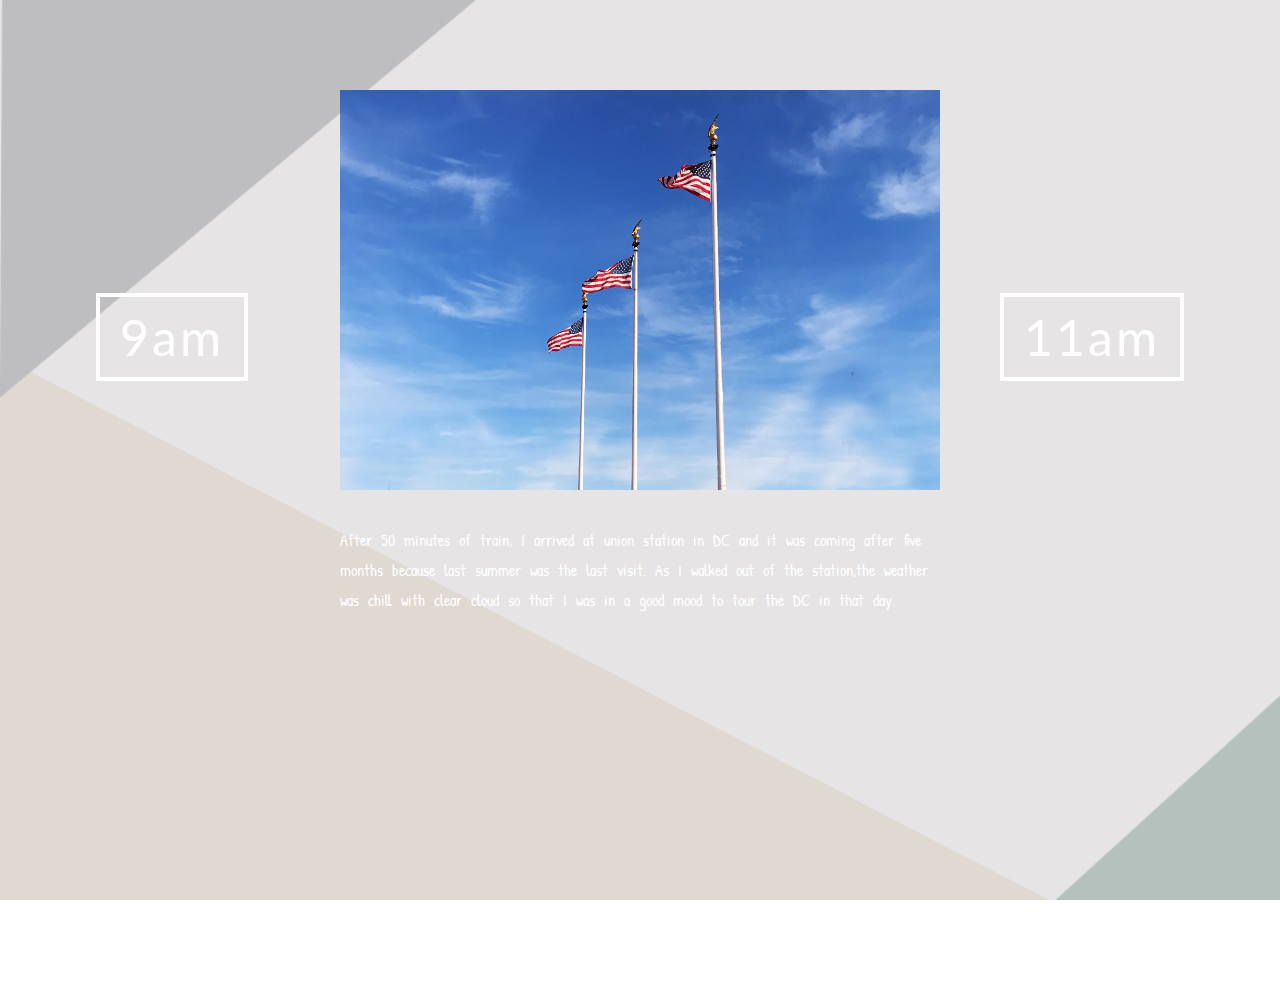
<file: 10am.html>
<!doctype html>

<html>
  <head>
    <link rel="stylesheet" href="style.css">
  <link href="https://fonts.googleapis.com/css?family=Lato|Patrick+Hand" rel="stylesheet">
  </head>

  <body>
    <div class="photocontent">
      <h1 class="currenttime">10:00am</h1>
      <img src="Img2.JPG">
      <span class="caption">
      After 50 minutes of train, I arrived at union station in DC and it was coming after five months
      because last summer was the last visit. As I walked out of the station,the weather was chill
      with clear cloud so that I was in a good mood to tour the DC in that day.

    </div>
    <a href="9am.html" class="arrowsign left">9am</a>

    <a href="11am.html" class="arrowsign">11am</a>

  </body>

</html>
</file>
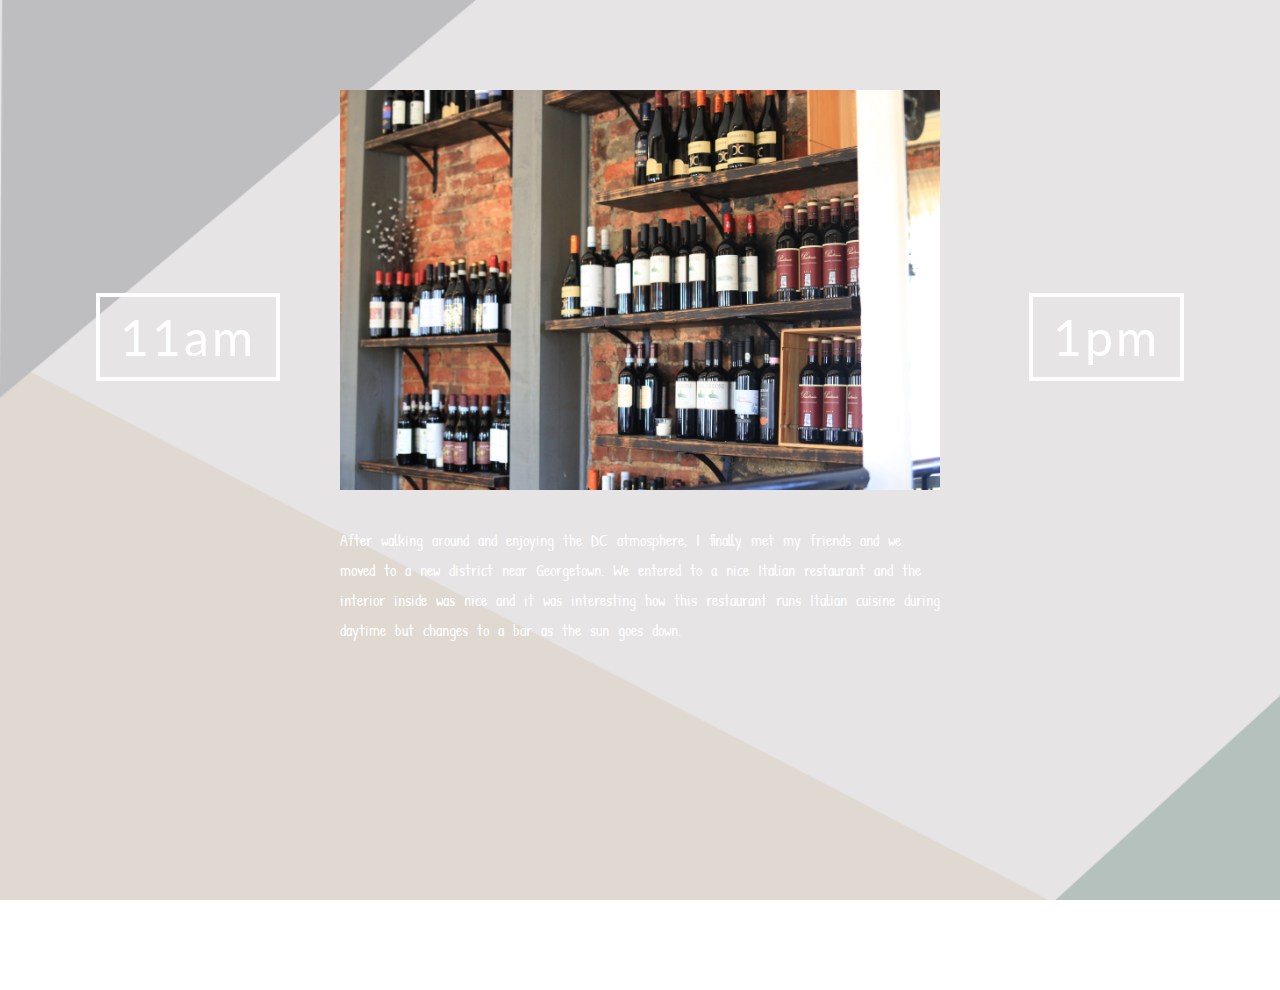
<file: 12pm.html>
<!doctype html>

<html>
  <head>
    <link rel="stylesheet" href="style.css">
  <link href="https://fonts.googleapis.com/css?family=Lato|Patrick+Hand" rel="stylesheet">
  </head>


  <body>
    <div class="photocontent">
      <h1 class="currenttime">12:00pm</h1>
      <img src="Img6.JPG">
      <span class="caption">
        After walking around and enjoying the DC atmosphere, I finally met my friends
        and we moved to a new district near Georgetown. We entered to a nice Italian restaurant
        and the interior inside was nice and it was interesting how this restaurant runs
        Italian cuisine during daytime but changes to a bar as the sun goes down.

    </div>
    <a href="11am.html" class="arrowsign left">11am</a>

    <a href="1pm.html" class="arrowsign">1pm</a>

  </body>

</html>
</file>
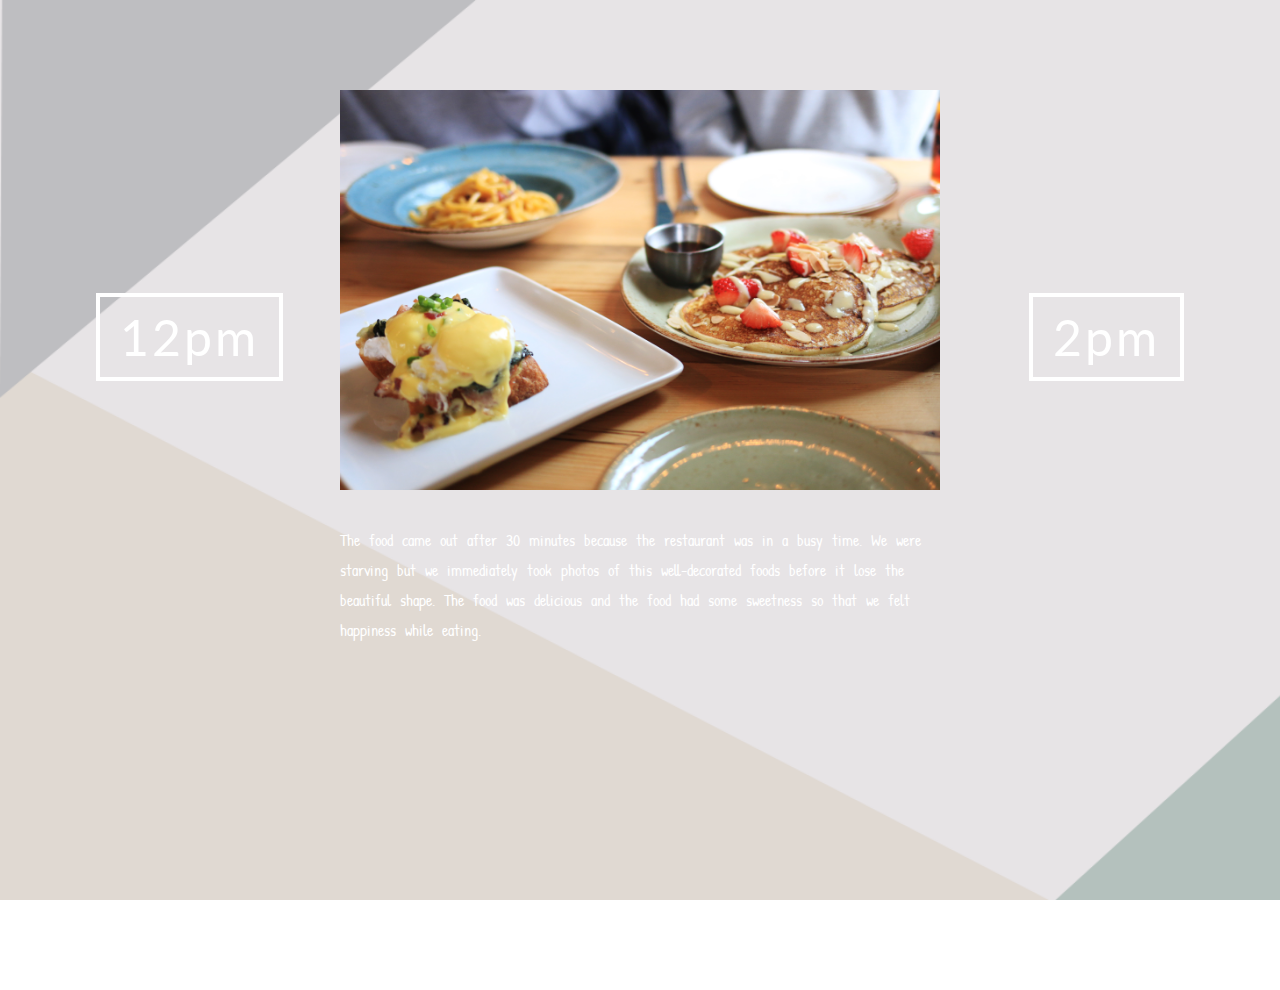
<file: 1pm.html>
<!doctype html>

<html>
  <head>
    <link rel="stylesheet" href="style.css">
    <link href="https://fonts.googleapis.com/css?family=Lato|Patrick+Hand" rel="stylesheet">
    </head>
  </head>

  <body>
    <div class="photocontent">
      <h1 class="currenttime">1:00pm</h1>
      <img src="Img7.JPG">
      <span class="caption">
      The food came out after 30 minutes because the restaurant was in a busy time. We were starving
      but we immediately took photos of this well-decorated foods before it lose the beautiful shape.
      The food was delicious and the food had some sweetness so that we felt happiness while eating.



    </div>
    <a href="12pm.html" class="arrowsign left">12pm</a>

    <a href="2pm.html" class="arrowsign">2pm</a>

  </body>

</html>
</file>
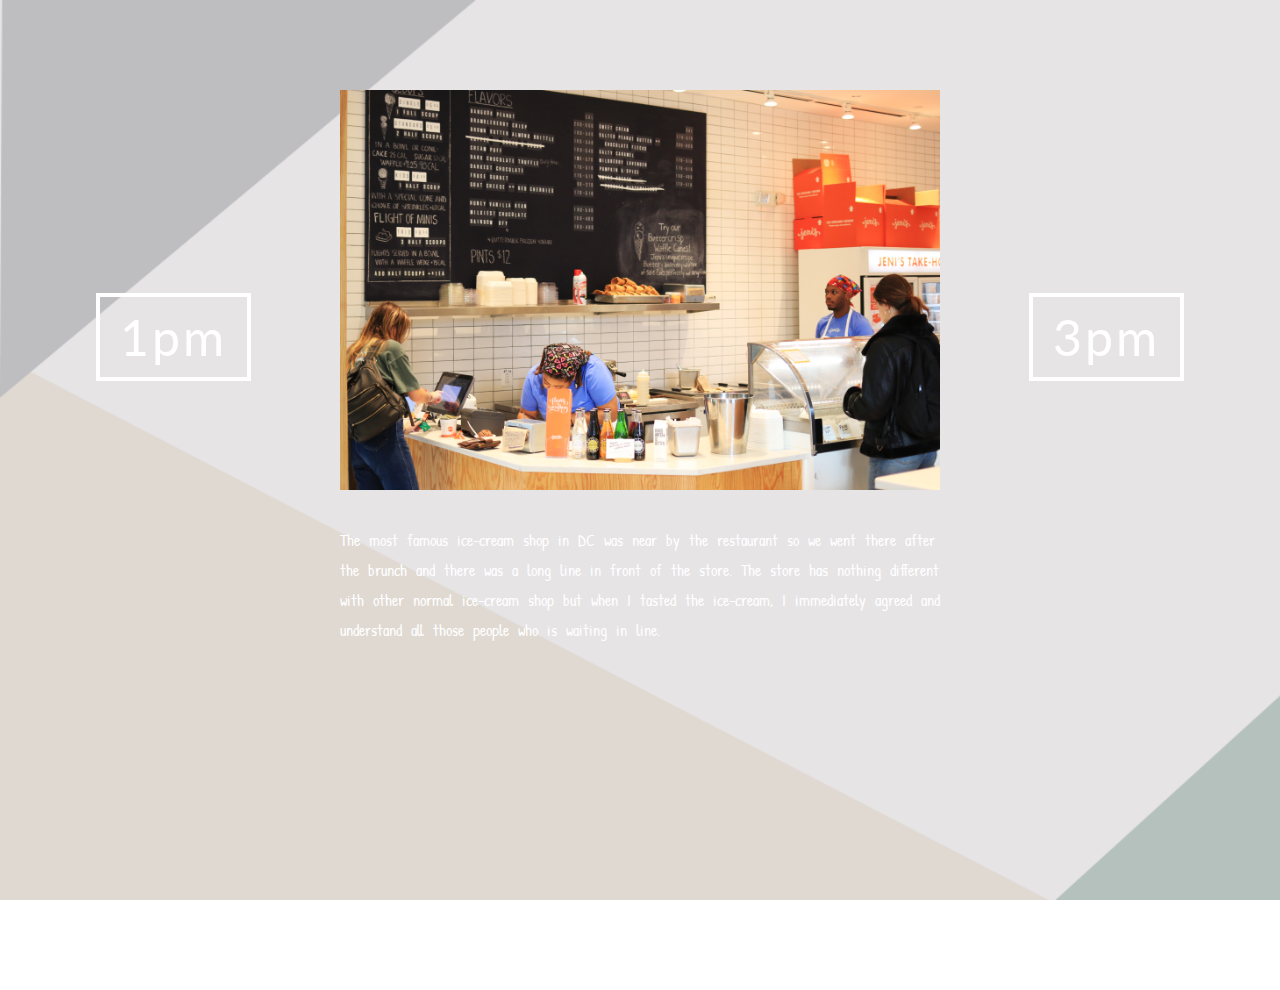
<file: 2pm.html>
<!doctype html>

<html>
  <head>
    <link rel="stylesheet" href="style.css">
  <link href="https://fonts.googleapis.com/css?family=Lato|Patrick+Hand" rel="stylesheet">
  </head>

  <body>
    <div class="photocontent">
      <h1 class="currenttime">2:00pm</h1>
      <img src="Img9.JPG">
      <span class="caption">
        The most famous ice-cream shop in DC was near by the restaurant so we went
        there after the brunch and there was a long line in front of the store.
        The store has nothing different with other normal ice-cream shop but when I tasted the ice-cream,
        I immediately agreed and understand all those people who is waiting in line.


    </div>
    <a href="1pm.html" class="arrowsign left">1pm</a>

    <a href="3pm.html" class="arrowsign">3pm</a>

  </body>

</html>
</file>
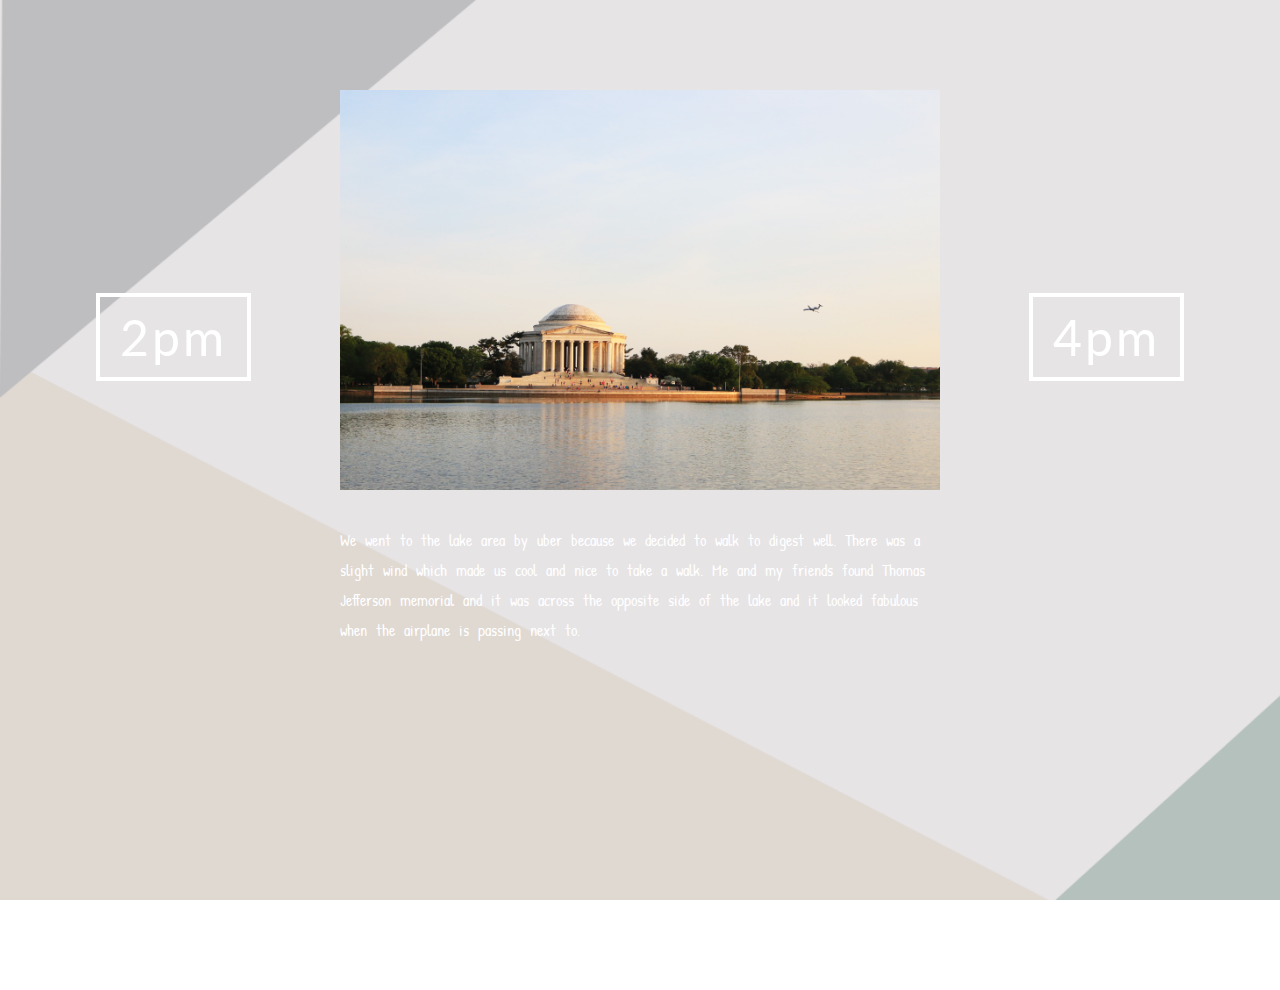
<file: 3pm.html>
<!doctype html>

<html>
  <head>
    <link rel="stylesheet" href="style.css">
<link href="https://fonts.googleapis.com/css?family=Lato|Patrick+Hand" rel="stylesheet">
  </head>

  <body>
    <div class="photocontent">
      <h1 class="currenttime">3:00pm</h1>
      <img src="Img11.JPG">
      <span class="caption">
      We went to the lake area by uber because we decided to walk to digest well.
      There was a slight wind which made us cool and nice to take a walk.
      Me and my friends found Thomas Jefferson memorial and it was across the opposite side
      of the lake and it looked fabulous when the airplane is passing next to.


    </div>
    <a href="2pm.html" class="arrowsign left">2pm</a>

    <a href="4pm.html" class="arrowsign">4pm</a>

  </body>

</html>
</file>
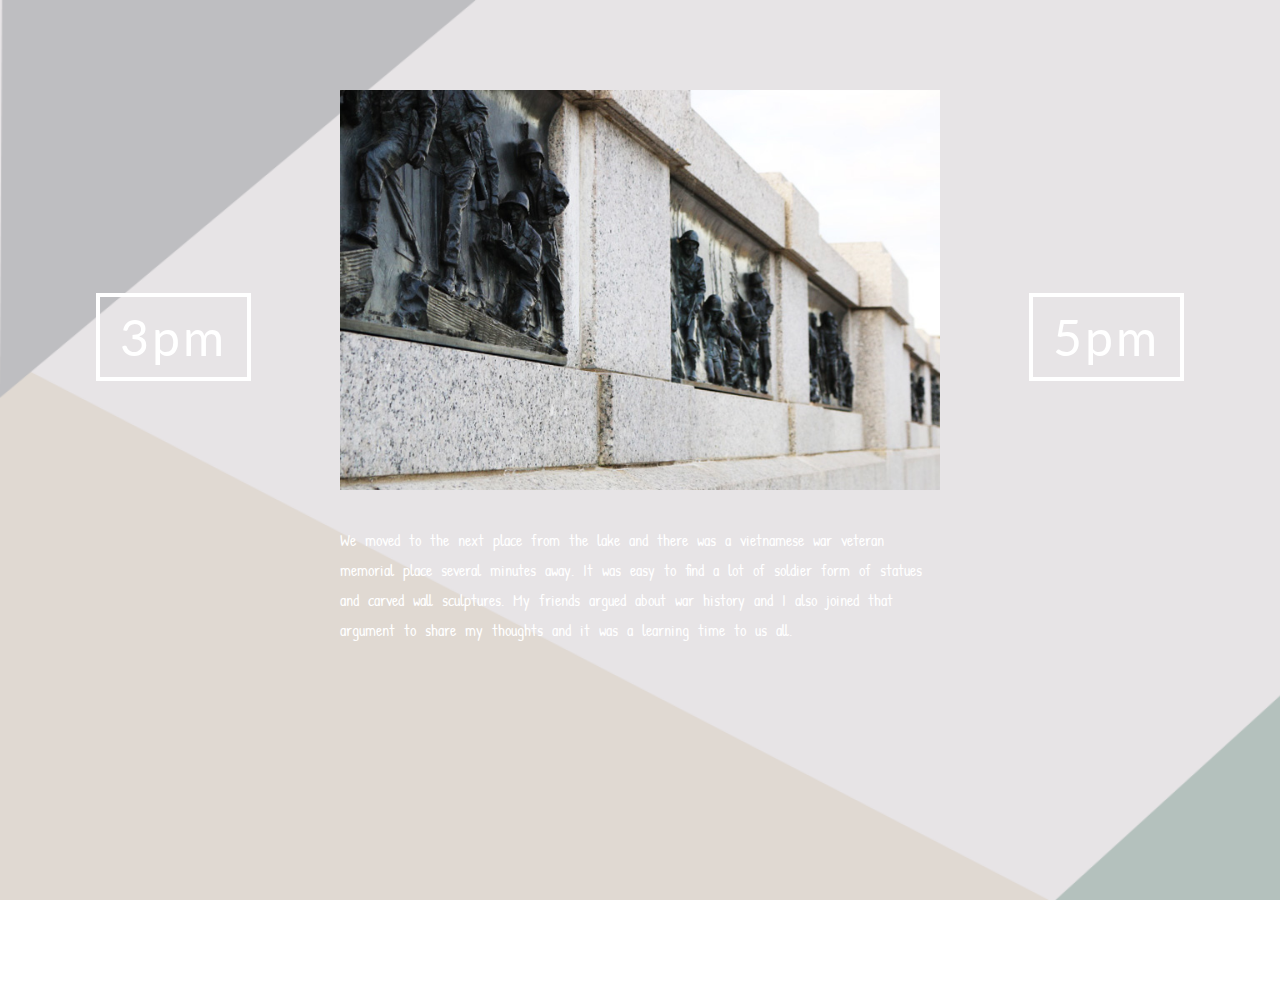
<file: 4pm.html>
<!doctype html>

<html>
  <head>
    <link rel="stylesheet" href="style.css">
<link href="https://fonts.googleapis.com/css?family=Lato|Patrick+Hand" rel="stylesheet">
  </head>

  <body>
    <div class="photocontent">
      <h1 class="currenttime">4:00pm</h1>
      <img src="Img12.JPG">
      <span class="caption">
      We moved to the next place from the lake and there was a vietnamese war veteran
      memorial place several minutes away. It was easy to find a lot of soldier form of
      statues and carved wall sculptures. My friends argued about war history and I also
      joined that argument to share my thoughts and it was a learning time to us all.


    </div>
    <a href="3pm.html" class="arrowsign left">3pm</a>

    <a href="5pm.html" class="arrowsign">5pm</a>

  </body>

</html>
</file>
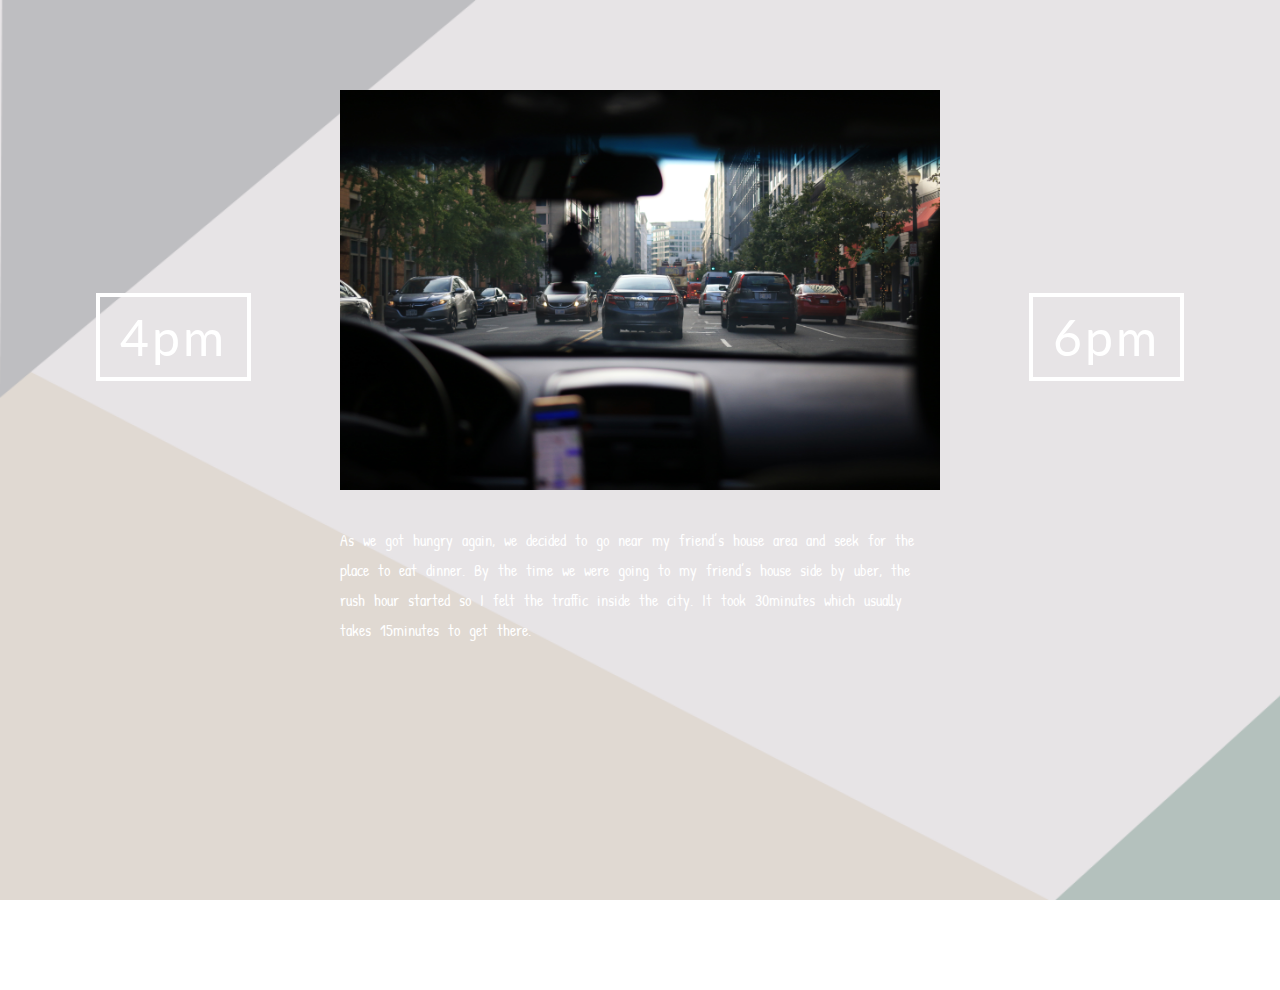
<file: 5pm.html>
<!doctype html>

<html>
  <head>
    <link rel="stylesheet" href="style.css">
<link href="https://fonts.googleapis.com/css?family=Lato|Patrick+Hand" rel="stylesheet">
  </head>

  <body>
    <div class="photocontent">
      <h1 class="currenttime">5:00pm</h1>
      <img src="Img13.JPG">
      <span class="caption">
      As we got hungry again, we decided to go near my friend’s house area and
      seek for the place to eat dinner. By the time we were going to my friend’s
      house side by uber, the rush hour started so I felt the traffic inside the city.
      It took 30minutes which usually takes 15minutes to get there.


    </div>
    <a href="4pm.html" class="arrowsign left">4pm</a>

    <a href="6pm.html" class="arrowsign">6pm</a>

  </body>

</html>
</file>
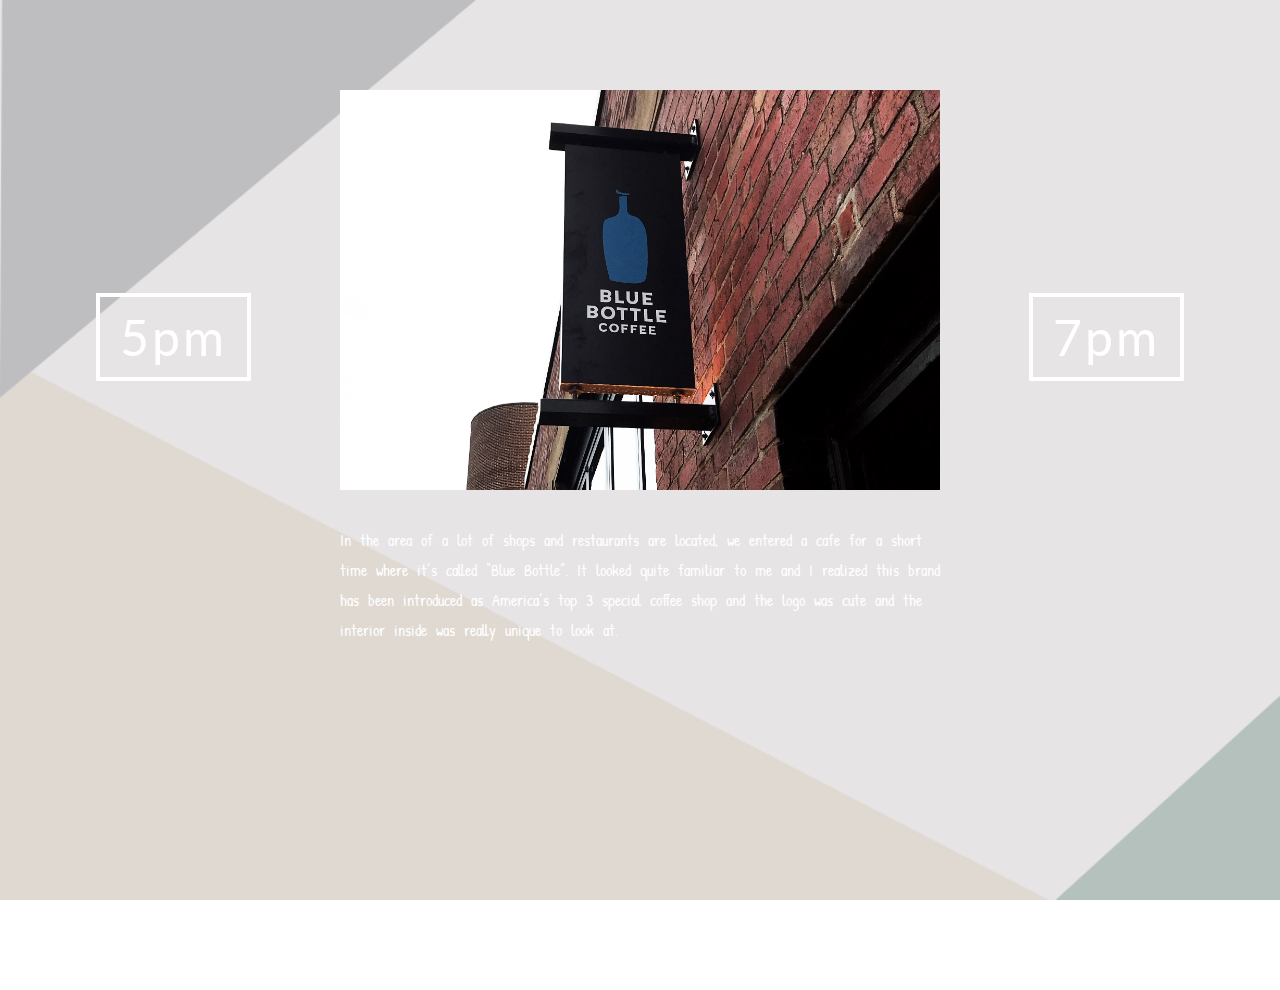
<file: 6pm.html>
<!doctype html>

<html>
  <head>
    <link rel="stylesheet" href="style.css">
<link href="https://fonts.googleapis.com/css?family=Lato|Patrick+Hand" rel="stylesheet">
  </head>

  <body>
    <div class="photocontent">
      <h1 class="currenttime">6:00pm</h1>
      <img src="Img14.JPG">
      <span class="caption">
        In the area of a lot of shops and restaurants are located, we entered a cafe
        for a short time where it’s called “Blue Bottle”. It looked quite familiar to me
        and I realized this brand has been introduced as America’s top 3 special coffee shop
        and the logo was cute and the interior inside was really unique to look at.



    </div>
    <a href="5pm.html" class="arrowsign left">5pm</a>

    <a href="7pm.html" class="arrowsign">7pm</a>

  </body>

</html>
</file>
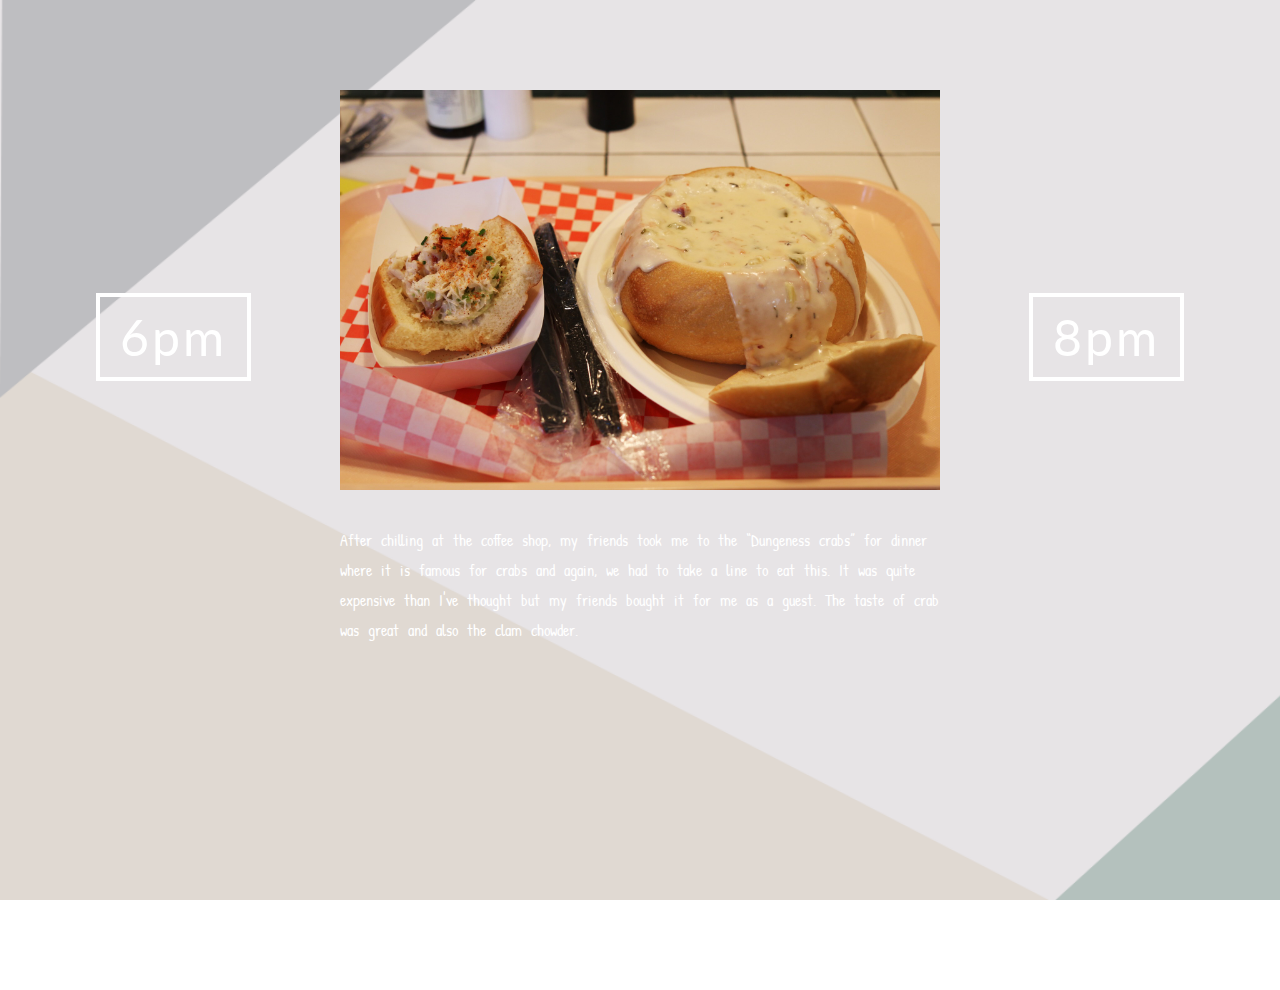
<file: 7pm.html>
<!doctype html>

<html>
  <head>
    <link rel="stylesheet" href="style.css">
<link href="https://fonts.googleapis.com/css?family=Lato|Patrick+Hand" rel="stylesheet">
  </head>

  <body>
    <div class="photocontent">
      <h1 class="currenttime">7:00pm</h1>
      <img src="Img15.JPG">
      <span class="caption">
        After chilling at the coffee shop, my friends took me to the “Dungeness crabs”
        for dinner where it is famous for crabs and again, we had to take a line to eat this.
        It was quite expensive than I've thought but my friends bought it for me as a guest.
        The taste of crab was great and also the clam chowder.



    </div>
    <a href="6pm.html" class="arrowsign left">6pm</a>

    <a href="8pm.html" class="arrowsign">8pm</a>

  </body>

</html>
</file>
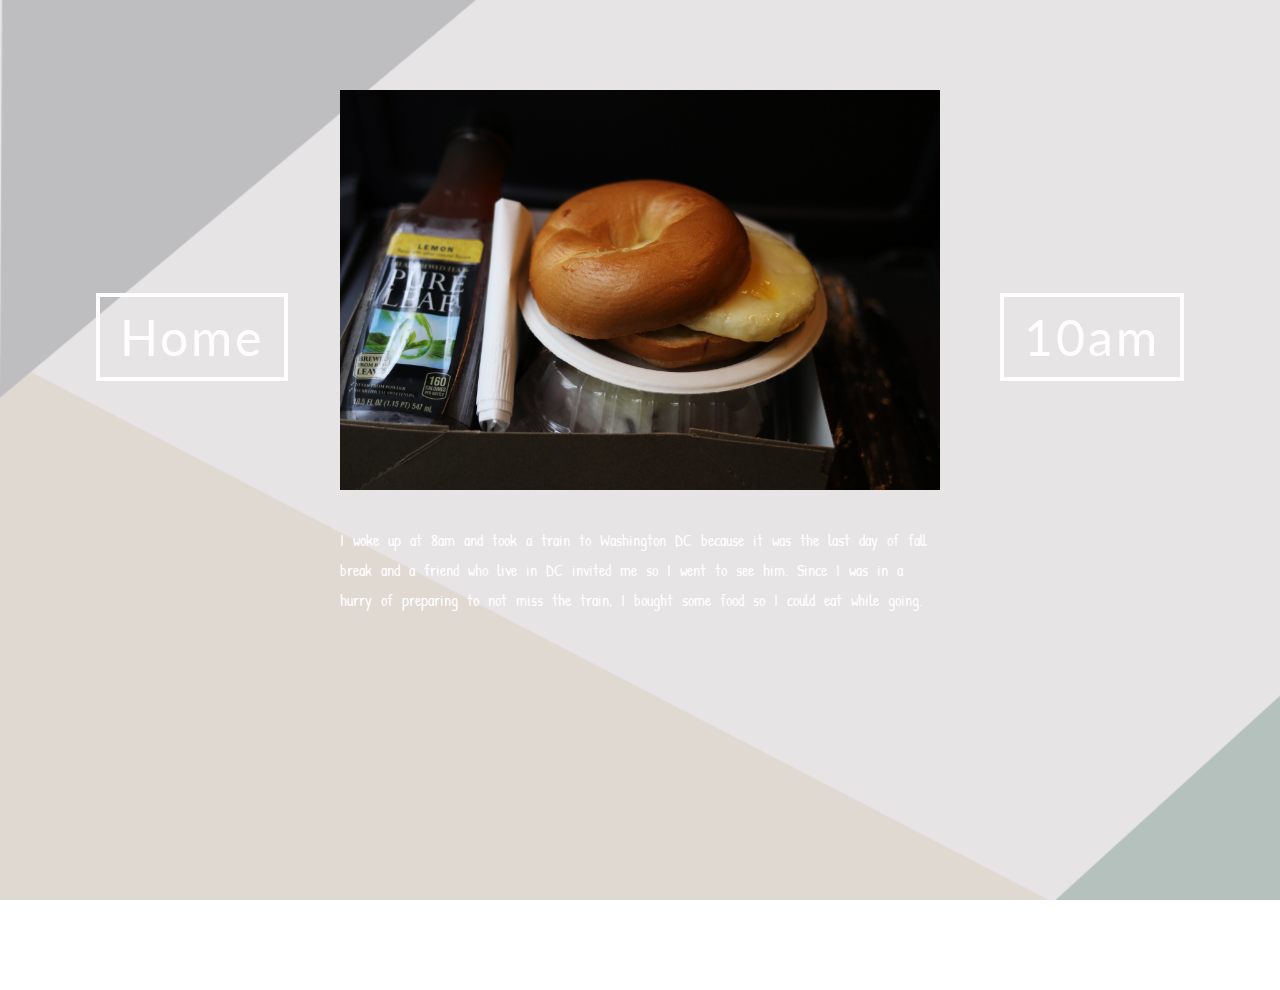
<file: 9am.html>
<!doctype html>

<html>
  <head>
    <link rel="stylesheet" href="style.css">
    <link href="https://fonts.googleapis.com/css?family=Lato|Patrick+Hand" rel="stylesheet">
  </head>

  <body>


  <body>
    <div class="photocontent">
      <h1 class="currenttime">09:00am</h1>
      <img src="Img1.JPG">
      <span class="caption">
        I woke up at 8am and took a train to Washington DC because it was the last day of fall break and
        a friend who live in DC invited me so I went to see him. Since I was in a hurry of preparing
        to not miss the train, I bought some food so I could eat while going.
</span>


    </div>
    <a href="index.html" class="arrowsign left">Home</a>

    <a href="10am.html" class="arrowsign">10am</a>

  </body>

</html>
</file>
<file: style.css>
@keyframes slide {
  from{
    opacity: 0;
    transform: translateX(10%);

  }
  to{
    opacity: 1;
    transform: translateX(0%);
  }

}


html,body {
  width:100%;
  height: 100%;
  margin:0;
}

body {
  background-image: url(background.png);
  background-size: cover;
  background-repeat: no-repeat;
  font-family: 'Patrick Hand', cursive;
  word-spacing: 5px;
  color: white;
}
.caption {
  margin-top: 30px;
  line-height: 30px;
  width: 600px;
  display: block;
}
img {
  width: 100%;
  height: auto;
}

.currenttime{
  position: fixed;
  font-size: 40px;
  top: 27px;
  left: -110px;
  word-spacing: 5px;
  transform: rotate(-90deg);
  font-family: 'Lato', sans-serif;

}

.photocontent {
  max-width: 600px;
  margin: 10vh auto;
  animation-name: slide;
  animation-duration: 1000ms;
  animation-delay: 300ms;
  animation-fill-mode: both;
}
.arrowsign {
  position: fixed;
  right: 7.5%;
  top: 32.5%;
  color: white;
  border: 4px solid white;
  font-family: 'Lato', sans-serif;
  font-size: 50px;
  letter-spacing: 3px;
  padding: 10px 20px;
  text-decoration: none;
  transition: 300ms;
  transform: scale(1);
}
.arrowsign.left {
  left: 7.5%;
  right: auto;
}
.arrowsign:hover {
  opacity: 2;
  color: #967d6b;
  border: 4px solid #967d6b;
  transform: scale(1.1);
}

/* Start of main page styling  */

.mainpage {
  background-image: url(background3.png);
  text-align: center;
}
.mainpage h1 {
  font-family: 'Playfair Display', serif;
  font-size: 60px;
  line-height: 50px;
  margin: 2vh;
}
.header {
  text-align: center;
  color: black;
  border: 2px solid black;
  max-width: 500px;
  margin: 0 auto;
  margin-top: 2vh;
  background-color:

}
.verticalline {
  width: 2px;
  height: 120px;
  margin: 0 auto;
  background: black;
}
.intro {
  max-width: 500px;
  line-height: 25px;
  margin: 3vh auto;
  color: black;

}
.timeline {
  display: flex;
  position: absolute;
  bottom: 0;

}
.timeline a {
  display: block;
  width: 33%;
  margin: 10px;
  position: relative;
  transform: scale(.9);
  transition: 300ms;
}
.timeline a:hover {
  opacity: 1;
  transform: scale(1);
}

.imageoverlay{
  position: absolute;
  top: 0;
  bottom: 0;
  left: 0;
  right: 0;
  background-color: rgba(0, 0, 0, 0.5);
  color: white;
  display: flex;
  flex-direction: column;
  align-content: center;
  align-items: center;
  justify-content: center;
  opacity: 0;
  transition: 300ms;
}
.imageoverlay:hover {
  opacity: 1;

}
.imageoverlay h2, .imageoverlay p {
  margin: 0;
}
</file>
